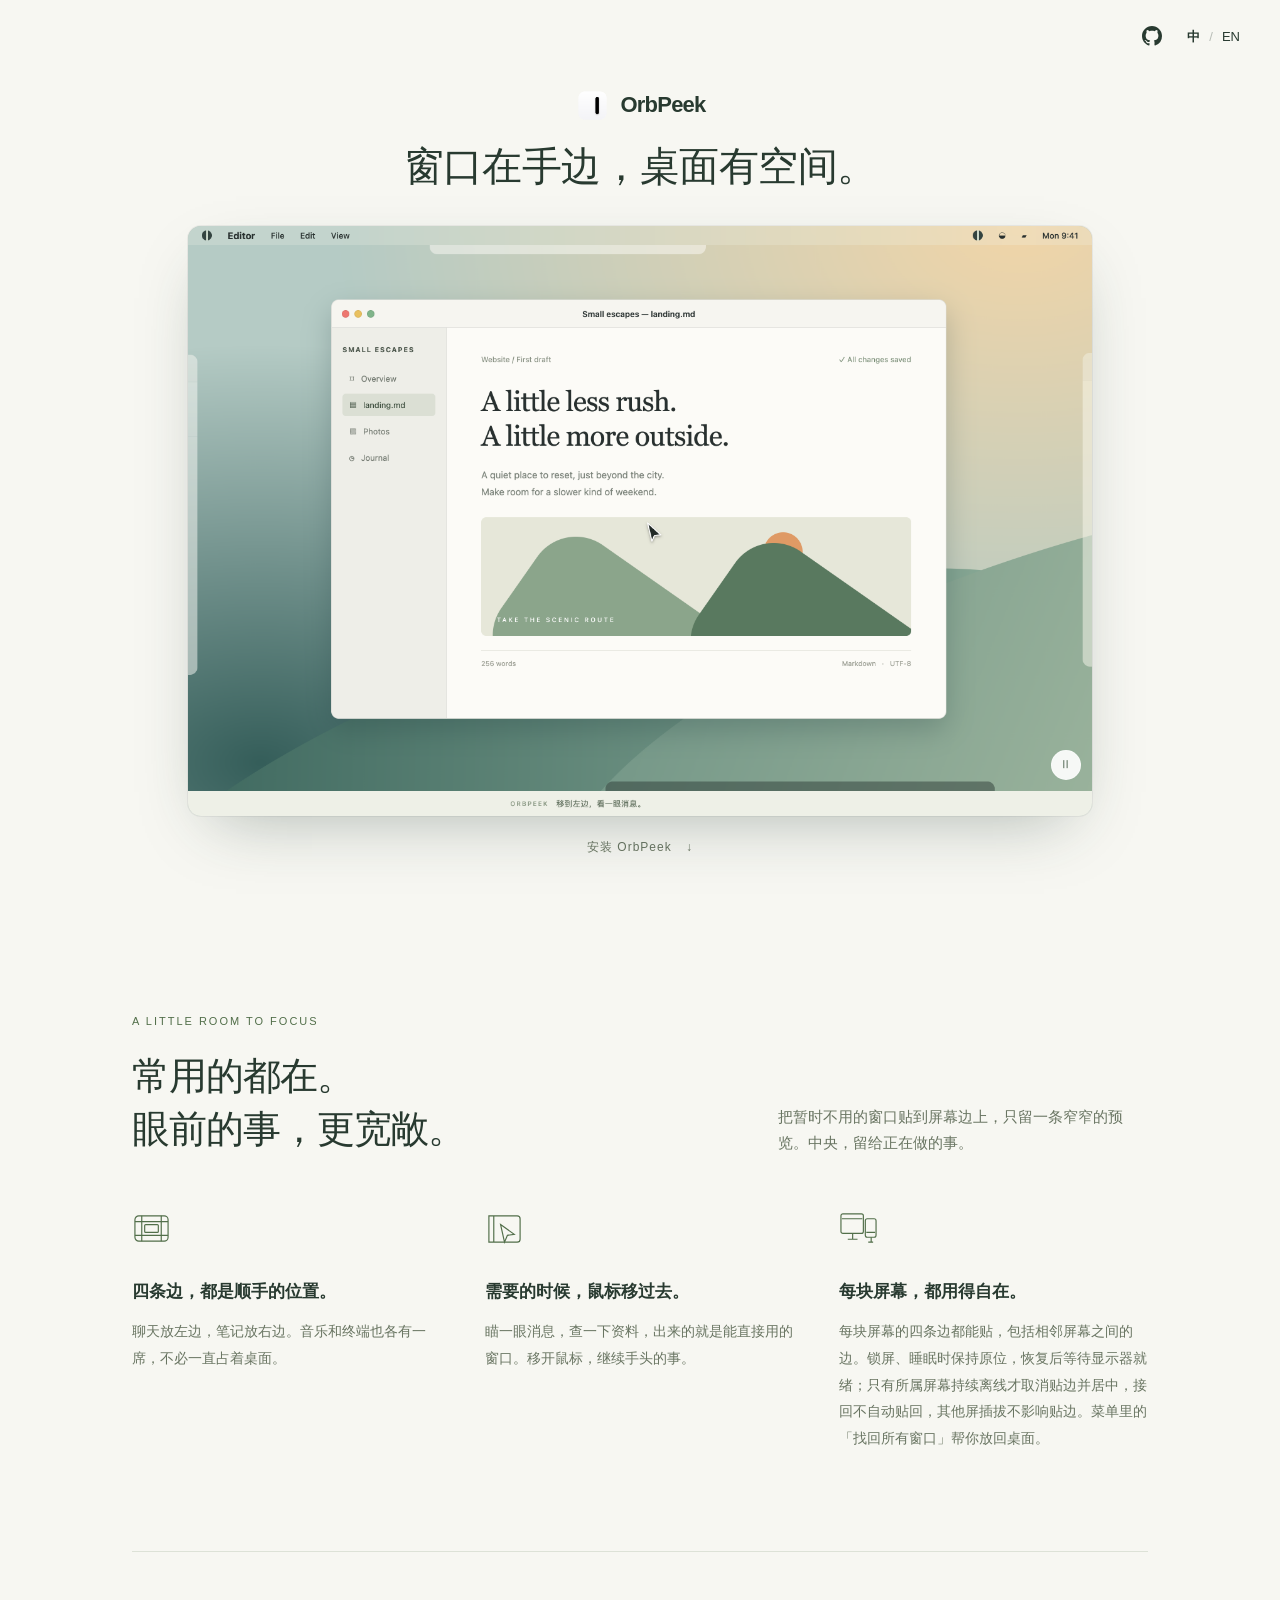
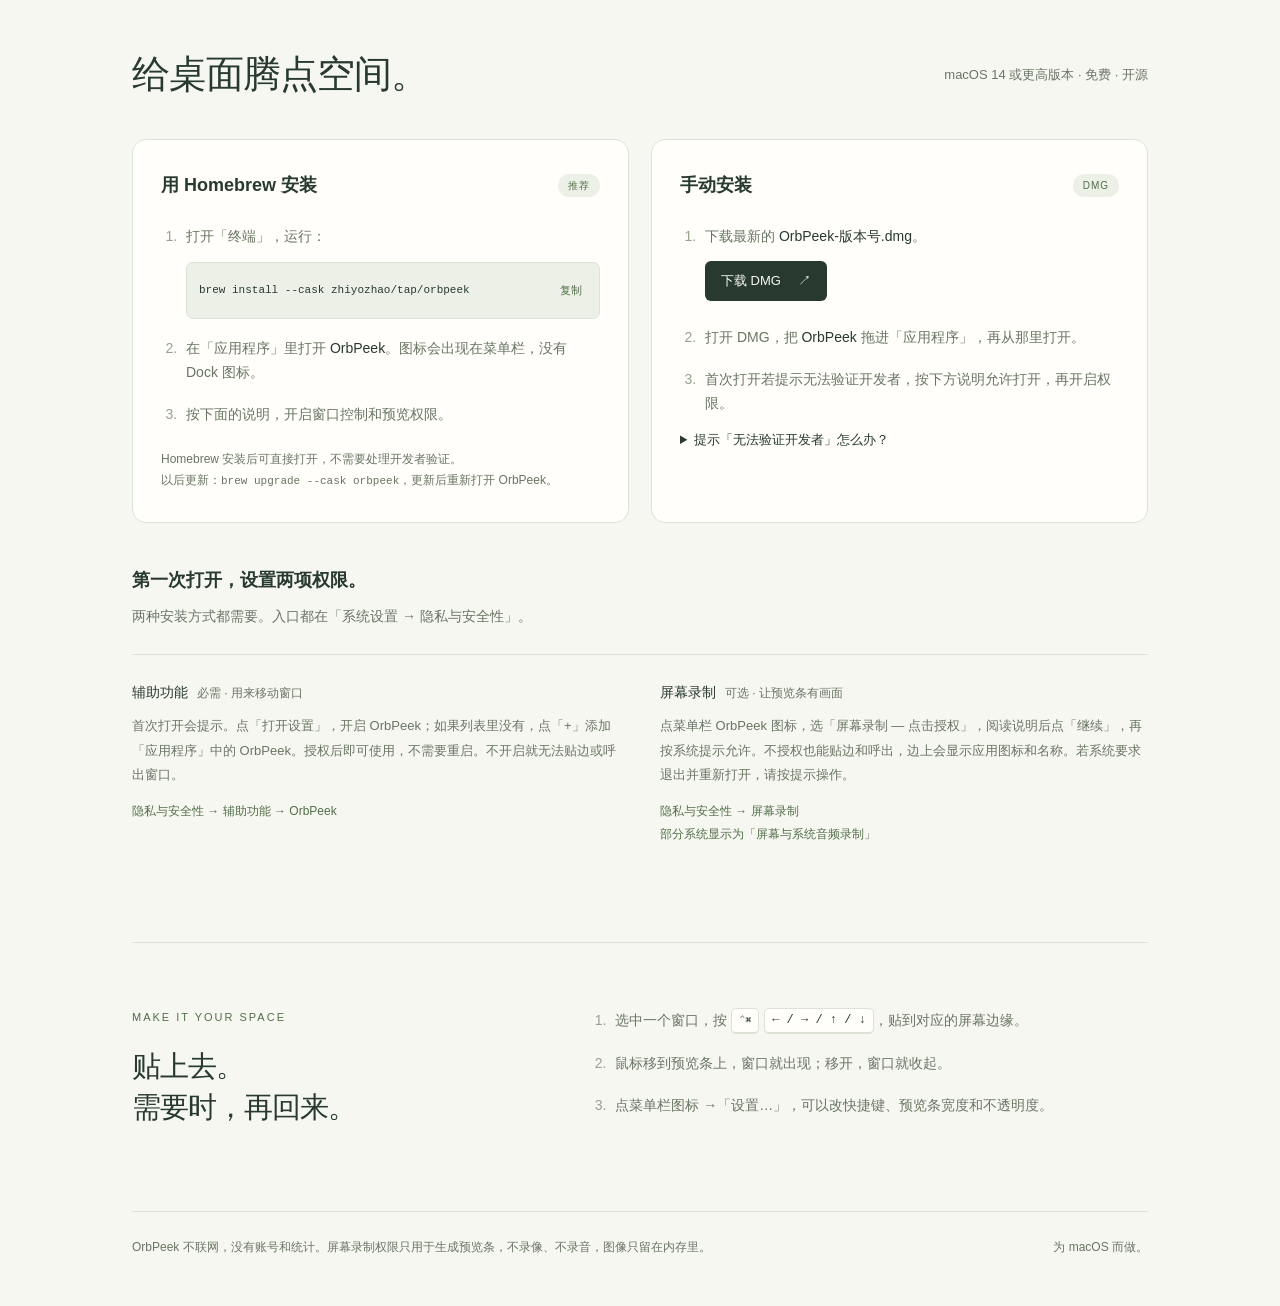
<file: site/index.html>
<!doctype html>
<html lang="zh-CN">
<head>
<meta charset="utf-8"><meta name="viewport" content="width=device-width, initial-scale=1">
<title>OrbPeek — 窗口在手边，桌面有空间。</title>
<meta name="description" content="换一种方式管理 macOS 窗口：把聊天、笔记和音乐贴在屏幕四边，鼠标移过去就能用。支持多显示器，免费开源。">
<meta name="color-scheme" content="light dark"><meta name="theme-color" content="#f7f7f2">
<meta property="og:title" content="OrbPeek — 窗口在手边，桌面有空间。"><meta property="og:description" content="把窗口贴在屏幕四边，鼠标移过去就能用。macOS 14+，免费开源。"><meta property="og:image" content="https://zhiyozhao.github.io/OrbPeek/assets/poster-zh.png">
<link rel="icon" href="assets/icon.png"><link rel="alternate" hreflang="en" href="https://zhiyozhao.github.io/OrbPeek/en/"><link rel="alternate" hreflang="zh-CN" href="https://zhiyozhao.github.io/OrbPeek/"><link rel="stylesheet" href="style.css">
</head>
<body>
<header class="top">
 <a href="https://github.com/zhiyozhao/OrbPeek" aria-label="GitHub" title="GitHub"><svg viewBox="0 0 16 16" width="20" height="20" aria-hidden="true"><path fill="currentColor" d="M8 0C3.58 0 0 3.58 0 8c0 3.54 2.29 6.53 5.47 7.59.4.07.55-.17.55-.38 0-.19-.01-.82-.01-1.49-2.01.37-2.53-.49-2.69-.94-.09-.23-.48-.94-.82-1.13-.28-.15-.68-.52-.01-.53.63-.01 1.08.58 1.23.82.72 1.21 1.87.87 2.33.66.07-.52.28-.87.51-1.07-1.78-.2-3.64-.89-3.64-3.95 0-.87.31-1.59.82-2.15-.08-.2-.36-1.02.08-2.12 0 0 .67-.21 2.2.82.64-.18 1.32-.27 2-.27.68 0 1.36.09 2 .27 1.53-1.04 2.2-.82 2.2-.82.44 1.1.16 1.92.08 2.12.51.56.82 1.27.82 2.15 0 3.07-1.87 3.75-3.65 3.95.29.25.54.73.54 1.48 0 1.07-.01 1.93-.01 2.2 0 .21.15.46.55.38A8.013 8.013 0 0016 8c0-4.42-3.58-8-8-8z"/></svg></a>
 <span class="lang"><b aria-current="page">中</b><span>/</span><a href="en/" lang="en" hreflang="en" aria-label="Switch to English">EN</a></span>
</header>
<main>
 <section class="hero" aria-label="OrbPeek 演示">
  <h1 class="wordmark"><img src="assets/icon.png" alt="" width="35" height="35">OrbPeek</h1>
  <p class="lead"><span>窗口在手边，</span><span>桌面有空间。</span></p>
  <div class="demo-wrap"><video id="demo" autoplay muted loop playsinline preload="metadata" poster="assets/poster-zh.png" width="2880" height="1880" aria-label="仿真 macOS 桌面：依次悬停左边的聊天、右边的笔记、上边的音乐和下边的终端，窗口直接出现，移开后收起。"><source src="assets/demo-zh.mp4" type="video/mp4"><img src="assets/poster-zh.png" alt="屏幕四边各贴着一个窗口，中央留给正在编辑的文档。"></video><button class="pause" type="button" aria-label="暂停演示" aria-pressed="true">Ⅱ</button></div>
  <a class="next" href="#install">安装 OrbPeek <span aria-hidden="true">↓</span></a>
 </section>
 <div class="below">
  <section class="intro">
   <div class="eyebrow">A LITTLE ROOM TO FOCUS</div>
   <div class="intro-top"><h2>常用的都在。<br>眼前的事，更宽敞。</h2><p>把暂时不用的窗口贴到屏幕边上，只留一条窄窄的预览。中央，留给正在做的事。</p></div>
   <div class="benefits">
    <article><svg viewBox="0 0 40 40" aria-hidden="true"><rect x="3" y="7" width="34" height="26" rx="4"/><path d="M10 7v26M30 7v26M3 13h34M3 27h34"/><rect x="13" y="16" width="14" height="8" rx="1"/></svg><h3>四条边，都是顺手的位置。</h3><p>聊天放左边，笔记放右边。音乐和终端也各有一席，不必一直占着桌面。</p></article>
    <article><svg viewBox="0 0 40 40" aria-hidden="true"><path d="M4 7h29a3 3 0 0 1 3 3v21a3 3 0 0 1-3 3H4zM9 7v27"/><path d="m16 16 14 10-7 1-3 7z" fill="var(--paper)"/></svg><h3>需要的时候，鼠标移过去。</h3><p>瞄一眼消息，查一下资料，出来的就是能直接用的窗口。移开鼠标，继续手头的事。</p></article>
    <article><svg viewBox="0 0 40 40" aria-hidden="true"><rect x="2" y="5" width="23" height="20" rx="2"/><rect x="27" y="10" width="11" height="19" rx="2"/><path d="M9 31h10m-5-6v6m16 3h5m-2-5v5M3 10h21m4 14h9"/></svg><h3>每块屏幕，都用得自在。</h3><p>每块屏幕的四条边都能贴，包括相邻屏幕之间的边。锁屏、睡眠时保持原位，恢复后等待显示器就绪；只有所属屏幕持续离线才取消贴边并居中，接回不自动贴回，其他屏插拔不影响贴边。菜单里的「找回所有窗口」帮你放回桌面。</p></article>
   </div>
  </section>
  <section class="install" id="install">
   <div class="install-heading"><h2>给桌面腾点空间。</h2><p class="req">macOS 14 或更高版本 · 免费 · 开源</p></div>
   <div class="methods">
    <article class="method"><div class="method-label"><h3>用 Homebrew 安装</h3><span class="badge">推荐</span></div><ol><li>打开「终端」，运行：<div class="command"><code>brew install --cask zhiyozhao/tap/orbpeek</code><button class="copy" type="button" data-copy="brew install --cask zhiyozhao/tap/orbpeek" aria-label="复制 Homebrew 安装命令">复制</button></div></li><li>在「应用程序」里打开 <strong>OrbPeek</strong>。图标会出现在菜单栏，没有 Dock 图标。</li><li>按下面的说明，开启窗口控制和预览权限。</li></ol><p class="after">Homebrew 安装后可直接打开，不需要处理开发者验证。<br>以后更新：<code>brew upgrade --cask orbpeek</code>，更新后重新打开 OrbPeek。</p></article>
    <article class="method"><div class="method-label"><h3>手动安装</h3><span class="badge">DMG</span></div><ol><li>下载最新的 <strong>OrbPeek-版本号.dmg</strong>。<br><a class="download" href="https://github.com/zhiyozhao/OrbPeek/releases/latest">下载 DMG <span aria-hidden="true">↗</span></a></li><li>打开 DMG，把 <strong>OrbPeek</strong> 拖进「应用程序」，再从那里打开。</li><li>首次打开若提示无法验证开发者，按下方说明允许打开，再开启权限。</li></ol><details><summary>提示「无法验证开发者」怎么办？</summary><p>OrbPeek 尚未经过 Apple 公证。先尝试打开一次，再进入「系统设置 → 隐私与安全性」，在底部找到 OrbPeek 的提示，点「仍要打开」，按系统提示验证后确认打开。macOS 14 也可以在「访达」中按住 Control 点 OrbPeek，选「打开」，再确认一次。</p></details></article>
   </div>
   <div class="permissions"><h3>第一次打开，设置两项权限。</h3><p>两种安装方式都需要。入口都在「系统设置 → 隐私与安全性」。</p><div class="permission-grid"><article class="permission"><h4>辅助功能<span>必需 · 用来移动窗口</span></h4><p>首次打开会提示。点「打开设置」，开启 OrbPeek；如果列表里没有，点「+」添加「应用程序」中的 OrbPeek。授权后即可使用，不需要重启。不开启就无法贴边或呼出窗口。</p><p class="path">隐私与安全性 → 辅助功能 → OrbPeek</p></article><article class="permission"><h4>屏幕录制<span>可选 · 让预览条有画面</span></h4><p>点菜单栏 OrbPeek 图标，选「屏幕录制 — 点击授权」，阅读说明后点「继续」，再按系统提示允许。不授权也能贴边和呼出，边上会显示应用图标和名称。若系统要求退出并重新打开，请按提示操作。</p><p class="path">隐私与安全性 → 屏幕录制<br>部分系统显示为「屏幕与系统音频录制」</p></article></div></div>
  </section>
  <section class="start"><div><div class="eyebrow">MAKE IT YOUR SPACE</div><h2>贴上去。<br>需要时，再回来。</h2></div><ol><li>选中一个窗口，按 <span class="keys"><kbd data-default-modifiers>⌃⌘</kbd><kbd>← / → / ↑ / ↓</kbd></span>，贴到对应的屏幕边缘。</li><li>鼠标移到预览条上，窗口就出现；移开，窗口就收起。</li><li>点菜单栏图标 →「设置…」，可以改快捷键、预览条宽度和不透明度。</li></ol></section>
  <div class="smallprint"><p>OrbPeek 不联网，没有账号和统计。屏幕录制权限只用于生成预览条，不录像、不录音，图像只留在内存里。</p><span>为 macOS 而做。</span></div>
 </div>
</main>
<script src="main.js"></script>
</body></html>
</file>
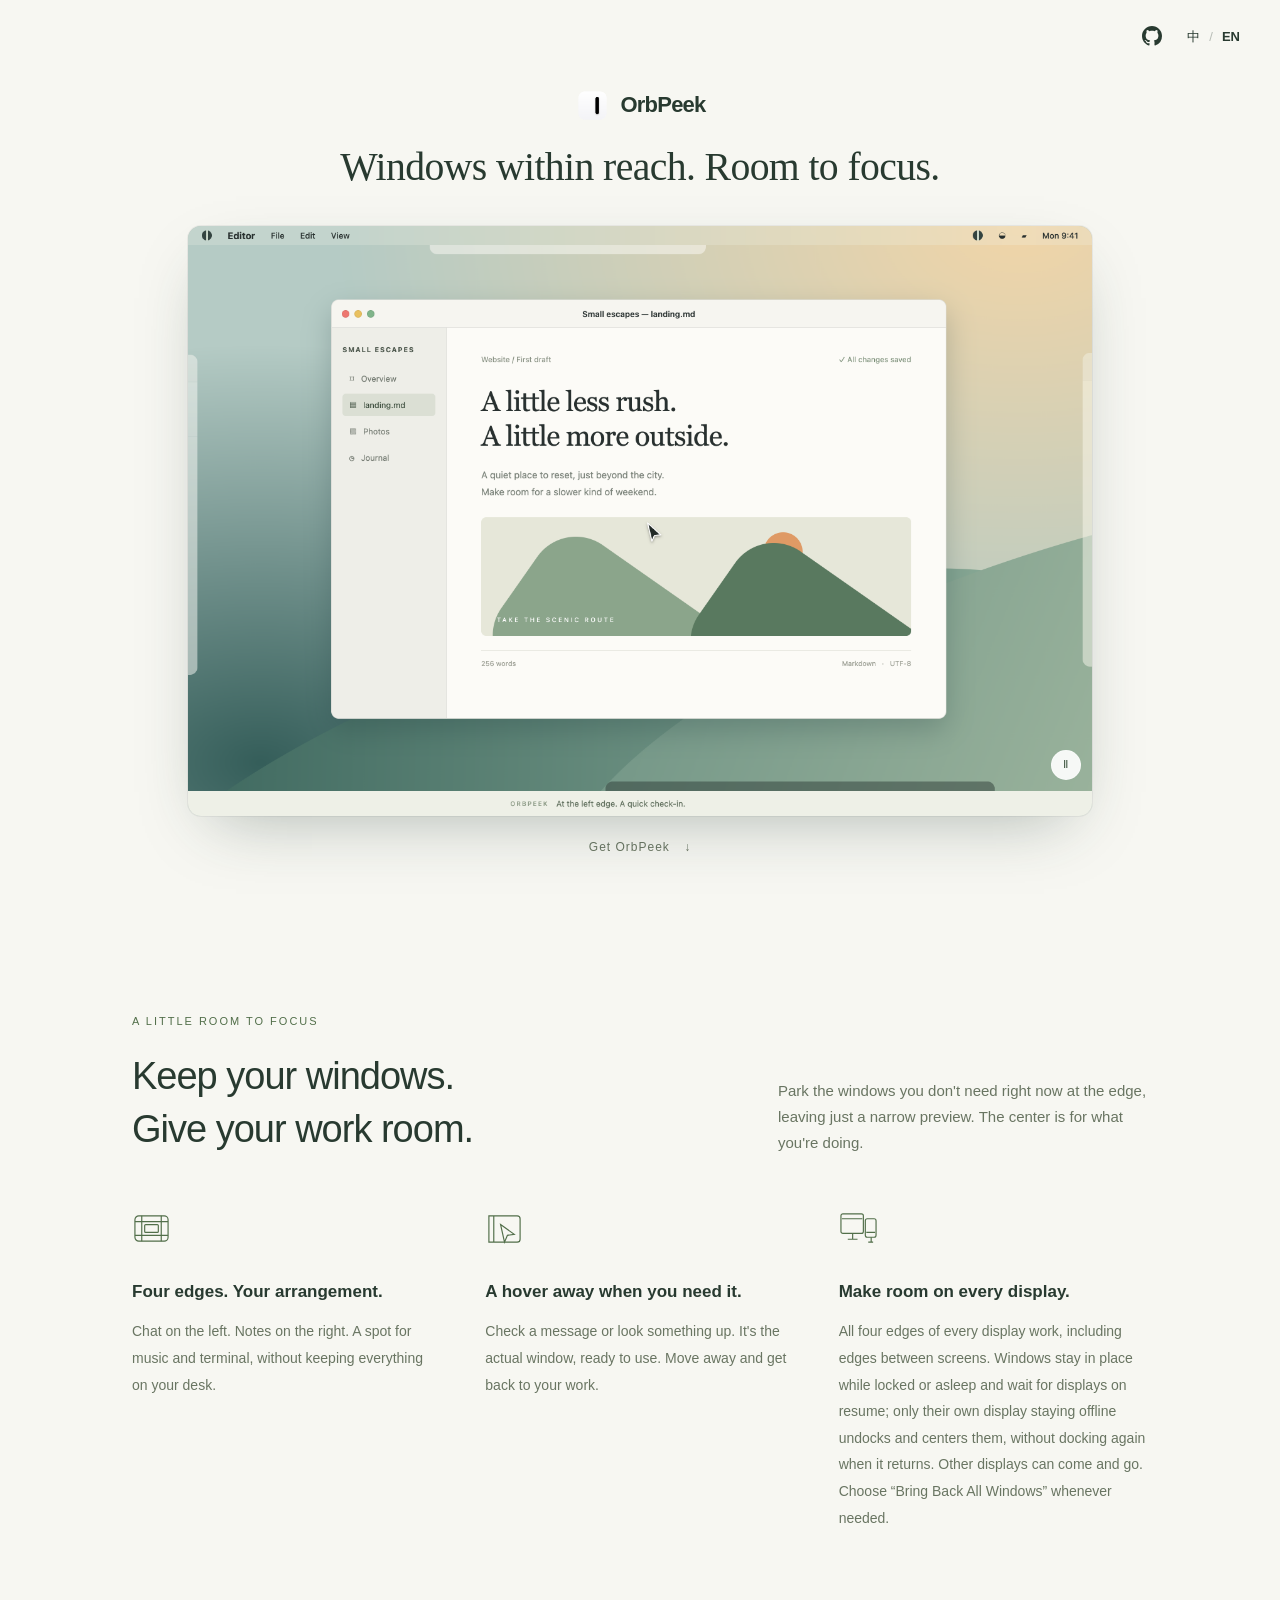
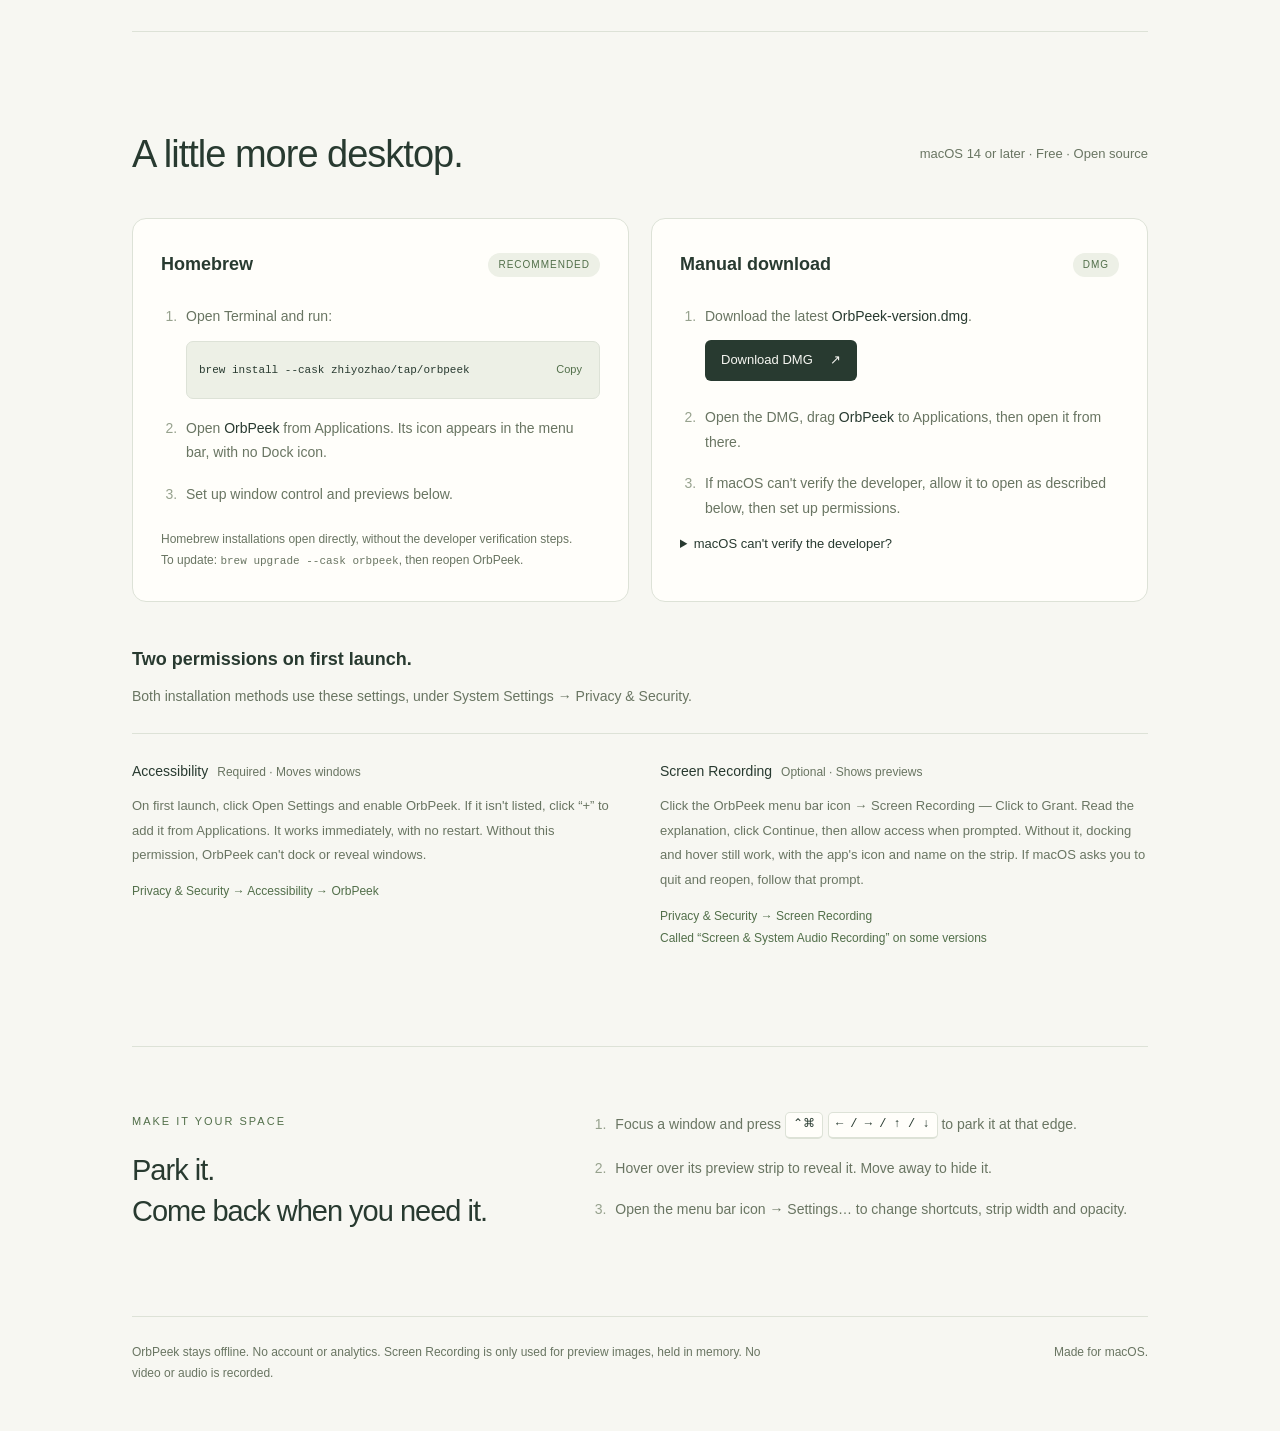
<file: site/en/index.html>
<!doctype html>
<html lang="en">
<head>
<meta charset="utf-8"><meta name="viewport" content="width=device-width, initial-scale=1">
<title>OrbPeek — Windows within reach. Room to focus.</title>
<meta name="description" content="A different way to manage macOS windows. Keep chat, notes and music at any screen edge, ready when you hover. Multiple displays. Free and open source.">
<meta name="color-scheme" content="light dark"><meta name="theme-color" content="#f7f7f2">
<meta property="og:title" content="OrbPeek — Windows within reach. Room to focus."><meta property="og:description" content="Keep windows at any screen edge. Hover to use them. macOS 14+, free and open source."><meta property="og:image" content="https://zhiyozhao.github.io/OrbPeek/assets/poster-en.png">
<link rel="icon" href="../assets/icon.png"><link rel="alternate" hreflang="en" href="https://zhiyozhao.github.io/OrbPeek/en/"><link rel="alternate" hreflang="zh-CN" href="https://zhiyozhao.github.io/OrbPeek/"><link rel="stylesheet" href="../style.css">
</head>
<body>
<header class="top">
 <a href="https://github.com/zhiyozhao/OrbPeek" aria-label="GitHub" title="GitHub"><svg viewBox="0 0 16 16" width="20" height="20" aria-hidden="true"><path fill="currentColor" d="M8 0C3.58 0 0 3.58 0 8c0 3.54 2.29 6.53 5.47 7.59.4.07.55-.17.55-.38 0-.19-.01-.82-.01-1.49-2.01.37-2.53-.49-2.69-.94-.09-.23-.48-.94-.82-1.13-.28-.15-.68-.52-.01-.53.63-.01 1.08.58 1.23.82.72 1.21 1.87.87 2.33.66.07-.52.28-.87.51-1.07-1.78-.2-3.64-.89-3.64-3.95 0-.87.31-1.59.82-2.15-.08-.2-.36-1.02.08-2.12 0 0 .67-.21 2.2.82.64-.18 1.32-.27 2-.27.68 0 1.36.09 2 .27 1.53-1.04 2.2-.82 2.2-.82.44 1.1.16 1.92.08 2.12.51.56.82 1.27.82 2.15 0 3.07-1.87 3.75-3.65 3.95.29.25.54.73.54 1.48 0 1.07-.01 1.93-.01 2.2 0 .21.15.46.55.38A8.013 8.013 0 0016 8c0-4.42-3.58-8-8-8z"/></svg></a>
 <span class="lang"><a href="../" lang="zh-CN" hreflang="zh-CN" aria-label="切换到中文">中</a><span>/</span><b aria-current="page">EN</b></span>
</header>
<main>
 <section class="hero" aria-label="OrbPeek demo">
  <h1 class="wordmark"><img src="../assets/icon.png" alt="" width="35" height="35">OrbPeek</h1>
  <p class="lead">Windows within reach. Room to focus.</p>
  <div class="demo-wrap"><video id="demo" autoplay muted loop playsinline preload="metadata" poster="../assets/poster-en.png" width="2880" height="1880" aria-label="An illustrated macOS desktop: hover over chat at the left, notes at the right, music at the top and terminal at the bottom. Each window appears instantly and hides when the pointer leaves."><source src="../assets/demo-en.mp4" type="video/mp4"><img src="../assets/poster-en.png" alt="A window at each screen edge, leaving the center for a document."></video><button class="pause" type="button" aria-label="Pause demo" aria-pressed="true">Ⅱ</button></div>
  <a class="next" href="#install">Get OrbPeek <span aria-hidden="true">↓</span></a>
 </section>
 <div class="below">
  <section class="intro">
   <div class="eyebrow">A LITTLE ROOM TO FOCUS</div>
   <div class="intro-top"><h2>Keep your windows.<br>Give your work room.</h2><p>Park the windows you don't need right now at the edge, leaving just a narrow preview. The center is for what you're doing.</p></div>
   <div class="benefits">
    <article><svg viewBox="0 0 40 40" aria-hidden="true"><rect x="3" y="7" width="34" height="26" rx="4"/><path d="M10 7v26M30 7v26M3 13h34M3 27h34"/><rect x="13" y="16" width="14" height="8" rx="1"/></svg><h3>Four edges. Your arrangement.</h3><p>Chat on the left. Notes on the right. A spot for music and terminal, without keeping everything on your desk.</p></article>
    <article><svg viewBox="0 0 40 40" aria-hidden="true"><path d="M4 7h29a3 3 0 0 1 3 3v21a3 3 0 0 1-3 3H4zM9 7v27"/><path d="m16 16 14 10-7 1-3 7z" fill="var(--paper)"/></svg><h3>A hover away when you need it.</h3><p>Check a message or look something up. It's the actual window, ready to use. Move away and get back to your work.</p></article>
    <article><svg viewBox="0 0 40 40" aria-hidden="true"><rect x="2" y="5" width="23" height="20" rx="2"/><rect x="27" y="10" width="11" height="19" rx="2"/><path d="M9 31h10m-5-6v6m16 3h5m-2-5v5M3 10h21m4 14h9"/></svg><h3>Make room on every display.</h3><p>All four edges of every display work, including edges between screens. Windows stay in place while locked or asleep and wait for displays on resume; only their own display staying offline undocks and centers them, without docking again when it returns. Other displays can come and go. Choose “Bring Back All Windows” whenever needed.</p></article>
   </div>
  </section>
  <section class="install" id="install">
   <div class="install-heading"><h2>A little more desktop.</h2><p class="req">macOS 14 or later · Free · Open source</p></div>
   <div class="methods">
    <article class="method"><div class="method-label"><h3>Homebrew</h3><span class="badge">RECOMMENDED</span></div><ol><li>Open Terminal and run:<div class="command"><code>brew install --cask zhiyozhao/tap/orbpeek</code><button class="copy" type="button" data-copy="brew install --cask zhiyozhao/tap/orbpeek" aria-label="Copy Homebrew install command">Copy</button></div></li><li>Open <strong>OrbPeek</strong> from Applications. Its icon appears in the menu bar, with no Dock icon.</li><li>Set up window control and previews below.</li></ol><p class="after">Homebrew installations open directly, without the developer verification steps.<br>To update: <code>brew upgrade --cask orbpeek</code>, then reopen OrbPeek.</p></article>
    <article class="method"><div class="method-label"><h3>Manual download</h3><span class="badge">DMG</span></div><ol><li>Download the latest <strong>OrbPeek-version.dmg</strong>.<br><a class="download" href="https://github.com/zhiyozhao/OrbPeek/releases/latest">Download DMG <span aria-hidden="true">↗</span></a></li><li>Open the DMG, drag <strong>OrbPeek</strong> to Applications, then open it from there.</li><li>If macOS can't verify the developer, allow it to open as described below, then set up permissions.</li></ol><details><summary>macOS can't verify the developer?</summary><p>OrbPeek is not yet notarized by Apple. Try opening it once, then go to System Settings → Privacy &amp; Security. Find the OrbPeek notice near the bottom, click Open Anyway, authenticate and confirm. On macOS 14 you can also Control-click OrbPeek in Finder, choose Open, then confirm again.</p></details></article>
   </div>
   <div class="permissions"><h3>Two permissions on first launch.</h3><p>Both installation methods use these settings, under System Settings → Privacy &amp; Security.</p><div class="permission-grid"><article class="permission"><h4>Accessibility<span>Required · Moves windows</span></h4><p>On first launch, click Open Settings and enable OrbPeek. If it isn't listed, click “+” to add it from Applications. It works immediately, with no restart. Without this permission, OrbPeek can't dock or reveal windows.</p><p class="path">Privacy &amp; Security → Accessibility → OrbPeek</p></article><article class="permission"><h4>Screen Recording<span>Optional · Shows previews</span></h4><p>Click the OrbPeek menu bar icon → Screen Recording — Click to Grant. Read the explanation, click Continue, then allow access when prompted. Without it, docking and hover still work, with the app's icon and name on the strip. If macOS asks you to quit and reopen, follow that prompt.</p><p class="path">Privacy &amp; Security → Screen Recording<br>Called “Screen &amp; System Audio Recording” on some versions</p></article></div></div>
  </section>
  <section class="start"><div><div class="eyebrow">MAKE IT YOUR SPACE</div><h2>Park it.<br>Come back when you need it.</h2></div><ol><li>Focus a window and press <span class="keys"><kbd data-default-modifiers>⌃⌘</kbd><kbd>← / → / ↑ / ↓</kbd></span> to park it at that edge.</li><li>Hover over its preview strip to reveal it. Move away to hide it.</li><li>Open the menu bar icon → Settings… to change shortcuts, strip width and opacity.</li></ol></section>
  <div class="smallprint"><p>OrbPeek stays offline. No account or analytics. Screen Recording is only used for preview images, held in memory. No video or audio is recorded.</p><span>Made for macOS.</span></div>
 </div>
</main>
<script src="../main.js"></script>
</body></html>
</file>
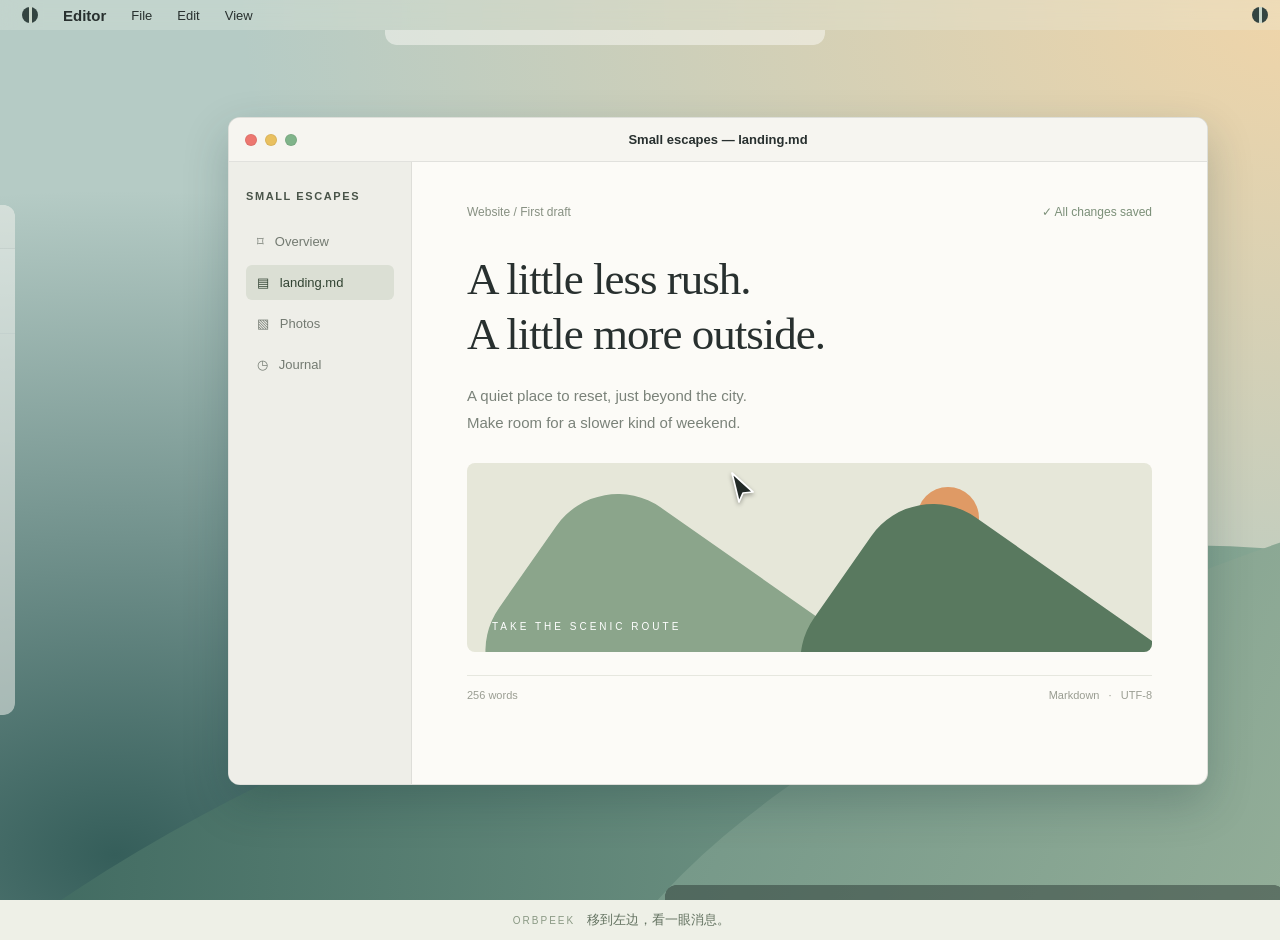
<file: Scripts/demo/scene.html>
<!doctype html>
<html lang="en"><meta charset="utf-8"><title>OrbPeek · illustrated desktop</title>
<style>
*{box-sizing:border-box}html,body{margin:0;width:1440px;height:940px;overflow:hidden;font-family:-apple-system,BlinkMacSystemFont,"Helvetica Neue",sans-serif;color:#28302f}
#desktop{position:relative;width:1440px;height:900px;overflow:hidden;background:#b5cbc5;background-image:radial-gradient(ellipse at 8% 95%,#355e5a 0,transparent 55%),radial-gradient(ellipse at 92% 0,#f1d5a8 0,transparent 58%)}
.hill{position:absolute;transform:rotate(-18deg);width:1750px;height:590px;border-radius:50%;left:-200px;top:640px;background:linear-gradient(110deg,#315d56,#9ab8a2)}.hill.two{left:550px;top:510px;background:linear-gradient(130deg,#6d9284,#c1cfb1)}
.menubar{position:absolute;top:0;left:0;right:0;height:30px;display:flex;align-items:center;gap:25px;padding:0 22px;background:#eef1e73d;font-size:13px;font-weight:500;backdrop-filter:blur(18px)}.menubar .spacer{flex:1}.menubar b{font-size:15px}.orb{display:inline-block;width:16px;height:16px;border-radius:50%;background:#344441;position:relative}.orb:after{content:"";position:absolute;left:7px;top:0;bottom:0;width:3px;background:#cad7ca}
.win{position:absolute;border-radius:12px;overflow:hidden;border:1px solid #27372d24;box-shadow:0 18px 45px #122e343b;background:#fcfbf7}
.bar{height:44px;display:flex;align-items:center;justify-content:center;font-size:13px;font-weight:600;position:relative;border-bottom:1px solid #1b252318;background:#f6f5f0}
.lights{position:absolute;left:16px;display:flex;gap:8px}.lights i{width:12px;height:12px;border-radius:50%;background:#ed7770;border:1px solid #0001}.lights i:nth-child(2){background:#e9c05f}.lights i:nth-child(3){background:#80b48a}
.main{left:228px;top:117px;width:980px;height:668px}.editor{display:flex;height:624px}.sidebar{width:183px;padding:28px 17px;background:#eeeee8;border-right:1px solid #0001;font-size:13px;color:#737a71}.sidebar b{display:block;color:#495449;font-size:11px;letter-spacing:1.6px;margin-bottom:22px}.file{padding:10px 11px;border-radius:6px;margin-bottom:6px}.file.active{background:#dbdfd4;color:#314332}.paper{flex:1;padding:43px 55px}.crumb{display:flex;justify-content:space-between;color:#879082;font-size:12px}.saved{color:#7b8f78}.paper h1{font-family:Georgia,"Songti SC",serif;font-size:45px;font-weight:500;line-height:1.22;letter-spacing:-1px;margin:33px 0 20px}.paper p{font-size:15px;color:#7a8279;line-height:1.8;margin:0}.landscape{height:189px;border-radius:8px;position:relative;overflow:hidden;margin:27px 0 23px;background:#e6e7d9}.sun{width:62px;height:62px;border-radius:50%;background:#df9a65;position:absolute;left:450px;top:24px}.mountain{position:absolute;width:450px;height:250px;transform:rotate(35deg);background:#8ba58b;border-radius:75px;top:108px;left:20px}.mountain.far{left:335px;top:118px;background:#59795f}.landscape small{position:absolute;bottom:20px;left:25px;color:#fff;font-size:10px;letter-spacing:3px}.footline{font-size:11px;color:#9a9d92;border-top:1px solid #e6e7df;padding-top:13px;display:flex;justify-content:space-between}
.satellite{visibility:hidden}.satellite.active{visibility:visible;z-index:4}.chat{width:380px;height:510px;left:0;top:205px}.chathead{padding:24px;display:flex;gap:13px;border-bottom:1px solid #eee;font-size:15px;align-items:center}.avatar{width:36px;height:36px;display:grid;place-items:center;border-radius:11px;background:#dbe6db;color:#59765f;font-size:14px;font-weight:600}.muted{color:#969c91;font-size:12px;margin-top:5px}.messages{padding:27px 22px}.msg{display:flex;gap:12px;margin-bottom:26px;font-size:13px}.msg .avatar{flex-shrink:0;width:28px;height:28px;border-radius:9px;background:#e7e2d6;color:#8b795b}.bubble{padding:13px 14px;background:#eeefe9;border-radius:0 12px 12px 12px;line-height:1.7;max-width:260px}.reply{margin-left:60px;background:#dce7dc;border-radius:12px 0 12px 12px;padding:13px;font-size:13px;line-height:1.7}.compose{position:absolute;bottom:23px;left:22px;right:22px;padding:13px;color:#9a9e96;border:1px solid #e5e7df;border-radius:8px;font-size:12px}
.notes{width:420px;height:500px;right:0;top:202px;background:#faf8ed}.notes .bar{background:#f1efe3}.notecontent{padding:31px 33px}.notecontent small{font-size:11px;color:#a29575;letter-spacing:1.7px}.notecontent h2{font-family:Georgia,"Songti SC",serif;font-size:28px;font-weight:500;margin:18px 0 25px}.check{display:flex;gap:13px;font-size:14px;line-height:1.65;padding:13px 0;border-bottom:1px solid #d6d4c54d}.check i{flex-shrink:0;width:16px;height:16px;border:1px solid #c7c8b7;border-radius:4px;margin-top:3px}.notebottom{font-size:12px;line-height:1.8;color:#9a9784;margin-top:25px}
.music{width:440px;height:272px;left:385px;top:30px}.musicbody{display:flex;gap:25px;padding:27px}.cover{width:145px;height:145px;flex-shrink:0;border-radius:7px;background:#69867a;position:relative;overflow:hidden}.cover:before{content:"";position:absolute;width:120px;height:120px;background:#d1c8a7;border-radius:50%;top:30px;left:50px}.cover:after{content:"";position:absolute;width:180px;height:100px;background:#3c5d50;border-radius:50%;top:110px;left:-20px}.track{padding-top:14px;flex:1}.track h3{font-family:Georgia,serif;font-size:23px;font-weight:500;margin:0 0 8px}.track p{font-size:12px;color:#92988a}.progress{height:3px;background:#dedfd6;border-radius:4px;margin-top:20px}.progress:before{content:"";display:block;width:38%;height:3px;background:#7f9a81}.times{display:flex;justify-content:space-between;font-size:9px;color:#9c9f94;margin-top:6px}.transport{margin-top:16px;font-size:19px;letter-spacing:16px;text-align:center;color:#637360}
.terminal{width:620px;height:310px;left:665px;bottom:0;background:#25332f;color:#d5e0ce}.terminal .bar{background:#2c3a35;color:#c7d0c5;border-bottom-color:#ffffff0c}.terminalbody{padding:25px 30px;font:14px/1.85 ui-monospace,SFMono-Regular,Menlo,monospace}.terminalbody .dim{color:#7d9685}.terminalbody .green{color:#a4c597}.terminalbody .tag{background:#a4c597;color:#273c2d;padding:2px 6px;border-radius:3px;margin-right:9px}.terminalbody .path{color:#d8c79c}.block{display:inline-block;width:8px;height:15px;background:#acbfa8;vertical-align:middle}
.strip{position:absolute;overflow:hidden;opacity:.5;z-index:5;pointer-events:none}.strip.left{left:0;top:205px;width:15px;height:510px;border-radius:0 10px 10px 0}.strip.right{right:0;top:202px;width:15px;height:500px;border-radius:10px 0 0 10px}.strip.up{left:385px;top:30px;width:440px;height:15px;border-radius:0 0 10px 10px}.strip.down{left:665px;bottom:0;width:620px;height:15px;border-radius:10px 10px 0 0}.strip .win{box-shadow:none;border:0;visibility:visible;left:0;top:0;right:auto;bottom:auto}.strip.left .win{left:-365px}.strip.up .win{top:-257px}
#cursor{position:absolute;z-index:10;width:27px;height:34px;filter:drop-shadow(0 2px 2px #0005);pointer-events:none}
#caption{height:40px;background:#eef0e7;display:flex;justify-content:center;align-items:center;font-size:13px;color:#637260;gap:12px}#caption b{font-size:10px;letter-spacing:2px;font-weight:500;color:#8a9984}#caption span{width:340px;text-align:left}
</style>
<div id="desktop">
<div class="hill"></div><div class="hill two"></div>
<div class="menubar"><span class="orb"></span><b>Editor</b><span>File</span><span>Edit</span><span>View</span><span class="spacer"></span><span class="orb"></span><span>◒</span><span>▰</span><span>Mon 9:41</span></div>
<div class="win main"><div class="bar"><span class="lights"><i></i><i></i><i></i></span>Small escapes — landing.md</div><div class="editor"><aside class="sidebar"><b>SMALL ESCAPES</b><div class="file">⌑ &nbsp; Overview</div><div class="file active">▤ &nbsp; landing.md</div><div class="file">▧ &nbsp; Photos</div><div class="file">◷ &nbsp; Journal</div></aside><article class="paper"><div class="crumb"><span>Website / First draft</span><span class="saved">✓ All changes saved</span></div><h1>A little less rush.<br>A little more outside.</h1><p>A quiet place to reset, just beyond the city.<br>Make room for a slower kind of weekend.</p><div class="landscape"><div class="sun"></div><div class="mountain"></div><div class="mountain far"></div><small>TAKE THE SCENIC ROUTE</small></div><div class="footline"><span>256 words</span><span>Markdown &nbsp; · &nbsp; UTF-8</span></div></article></div></div>
<div class="win satellite chat" data-edge="left"><div class="bar"><span class="lights"><i></i><i></i><i></i></span>Chat</div><div class="chathead"><div class="avatar">S</div><div>Studio<span class="muted" style="display:block">3 people · Project room</span></div></div><div class="messages"><div class="msg"><div class="avatar">A</div><div><div class="muted" style="margin:0 0 8px">Alex · 9:38</div><div class="bubble">The new photos are ready.<br>Shall we try the green palette?</div></div></div><div class="reply">Yes, it feels much calmer.<br>Adding them to the first draft.</div><div class="muted" style="text-align:right;margin-top:8px">9:41 &nbsp; ✓✓</div></div><div class="compose">Message the studio…</div></div>
<div class="win satellite notes" data-edge="right"><div class="bar"><span class="lights"><i></i><i></i><i></i></span>Notes</div><div class="notecontent"><small>SMALL ESCAPES / WEBSITE</small><h2>A few things to keep.</h2><div class="check"><i></i><span>More breathing room.<br>Let the photos tell the story.</span></div><div class="check"><i></i><span>Warm paper, forest greens.</span></div><div class="check"><i></i><span>One clear invitation:<br>take the scenic route.</span></div><p class="notebottom">Next review · Thursday, 10:00<br>Keep the first version simple.</p></div></div>
<div class="win satellite music" data-edge="up"><div class="bar"><span class="lights"><i></i><i></i><i></i></span>Music</div><div class="musicbody"><div class="cover"></div><div class="track"><h3>Quiet mornings</h3><p>Studio sessions · Instrumental</p><div class="progress"></div><div class="times"><span>1:24</span><span>3:42</span></div><div class="transport">‹ Ⅱ ›</div></div></div></div>
<div class="win satellite terminal" data-edge="down"><div class="bar"><span class="lights"><i></i><i></i><i></i></span>Terminal — small-escapes</div><div class="terminalbody"><div><span class="path">~/small-escapes</span> <span class="dim">on main</span></div><div><span class="green">❯</span> npm run dev</div><br><div><span class="tag">READY</span> Local preview is running</div><div><span class="dim">Local</span> &nbsp; http://localhost:3000/</div><div><span class="dim">Updated</span> &nbsp; landing.md <span class="green">✓</span></div><div style="margin-top:10px"><span class="green">❯</span> <span class="block"></span></div></div></div>
<svg id="cursor" viewBox="0 0 27 34"><path d="M2 2L23 21L13 22L9 31L2 2Z" fill="#222a27" stroke="white" stroke-width="1.7" stroke-linejoin="round"/></svg>
</div><div id="caption"><b>ORBPEEK</b><span id="action"></span></div>
<script>
const lang=new URLSearchParams(location.search).get('lang')||'zh';
const windows=[...document.querySelectorAll('.satellite')];
for(const win of windows){const strip=document.createElement('div');strip.className='strip '+win.dataset.edge;strip.dataset.edge=win.dataset.edge;const copy=win.cloneNode(true);copy.classList.remove('satellite');strip.append(copy);document.getElementById('desktop').append(strip)}
const strips=[...document.querySelectorAll('.strip')];
const scenes=[
 {edge:'left',point:[6,432],inside:[219,470],bounds:[0,205,380,715],zh:'移到左边，看一眼消息。',en:'At the left edge. A quick check-in.'},
 {edge:'right',point:[1427,415],inside:[1213,421],bounds:[1020,202,1440,702],zh:'移到右边，翻一下笔记。',en:'At the right edge. A note to keep in mind.'},
 {edge:'up',point:[604,34],inside:[608,179],bounds:[385,30,825,302],zh:'移到上边，看看正在放什么。',en:'At the top edge. Your focus soundtrack.'},
 {edge:'down',point:[941,886],inside:[938,735],bounds:[665,590,1285,900],zh:'移到下边，确认预览已就绪。',en:'At the bottom edge. Preview ready to go.'}
];
const center=[730,471];
function mix(a,b,p){p=Math.min(1,Math.max(0,p));p=p*p*(3-2*p);return a.map((v,i)=>v+(b[i]-v)*p)}
window.duration=20;
window.setTime=t=>{
 t=((t%20)+20)%20;const scene=scenes[Math.floor(t/5)],s=t%5;
 let p=center;
 if(s>=.35&&s<1.25)p=mix(center,scene.point,(s-.35)/.9);
 else if(s>=1.25&&s<1.48)p=scene.point;
 else if(s>=1.48&&s<1.95)p=mix(scene.point,scene.inside,(s-1.48)/.47);
 else if(s>=1.95&&s<3.55)p=scene.inside;
 else if(s>=3.55&&s<4.3)p=mix(scene.inside,center,(s-3.55)/.75);
 const [l,u,r,b]=scene.bounds;
 const inside=p[0]>=l-12&&p[0]<=r+12&&p[1]>=u-12&&p[1]<=b+12;
 const active=s>=1.4&&(s<3.55||inside);
 windows.forEach(w=>w.classList.toggle('active',w.dataset.edge===scene.edge&&active));
 strips.forEach(w=>w.style.visibility=w.dataset.edge===scene.edge&&active?'hidden':'visible');
 const c=document.getElementById('cursor');c.style.left=p[0]+'px';c.style.top=p[1]+'px';
 document.getElementById('action').textContent=s>=4.3?(lang==='zh'?'鼠标移开，空间就还给你。':'Move away. Your space is yours again.'):scene[lang];
 return JSON.stringify([scene.edge,active,p,document.getElementById('action').textContent]);
};
window.setTime(0);
</script></html>
</file>
<file: site/style.css>
:root{color-scheme:light;--paper:#f7f7f2;--ink:#283a30;--muted:#697562;--line:#dde2d7;--accent:#526f4a;--card:#fffefa;--wash:#edf0e6}
*{box-sizing:border-box}html{scroll-behavior:smooth;scroll-padding-top:36px}body{margin:0;background:var(--paper);color:var(--ink);font:16px/1.75 -apple-system,BlinkMacSystemFont,"Helvetica Neue","PingFang SC",sans-serif;-webkit-font-smoothing:antialiased}a{color:inherit;text-underline-offset:4px}a:hover{color:var(--accent)}button{font:inherit}a:focus-visible,button:focus-visible,summary:focus-visible{outline:2px solid var(--accent);outline-offset:5px}h1,h2,h3,p{margin:0}h1,h2{font-weight:500}h2{font-size:38px;line-height:1.4;letter-spacing:-1px}h3{font-size:18px;font-weight:600}p{color:var(--muted)}
.top{position:absolute;top:26px;right:40px;display:flex;gap:25px;align-items:center;z-index:2;font-size:13px;line-height:1}.top>a{display:flex}.lang{display:flex;gap:9px;align-items:center}.lang a{text-decoration:none}.lang span{opacity:.3}.lang b{font-weight:600}
.hero{min-height:760px;height:100svh;max-height:1200px;display:flex;flex-direction:column;align-items:center;justify-content:center;padding:70px 38px 26px}.wordmark{display:flex;align-items:center;gap:11px;font-size:22px;font-weight:600;letter-spacing:-.8px;margin-bottom:15px}.wordmark img{width:35px;height:35px;border-radius:8px}.lead{font-family:Georgia,"Songti SC",serif;font-size:clamp(28px,3.1vw,45px);font-weight:500;line-height:1.4;letter-spacing:-.6px;color:var(--ink);margin-bottom:30px;text-align:center}.demo-wrap{position:relative;width:min(1080px,calc((100svh - 254px)*1.532));max-width:100%;border-radius:13px;background:#bacac0;box-shadow:0 24px 65px -25px #263f375e,0 0 0 1px #0000000d;overflow:hidden;flex-shrink:0}.demo-wrap video,.demo-wrap>img{width:100%;height:auto;display:block;aspect-ratio:1440/940}.pause{position:absolute;right:11px;bottom:36px;border:1px solid #ffffff66;background:#ffffffe8;color:#405843;border-radius:50%;width:30px;height:30px;display:grid;place-items:center;cursor:pointer;font-size:11px;line-height:1;padding:0}.next{font-size:12px;letter-spacing:1px;text-decoration:none;color:var(--muted);padding-top:21px}.next span{margin-left:10px}.below{max-width:1080px;margin:auto;padding:0 32px}.intro{padding:112px 0 100px;border-bottom:1px solid var(--line)}.eyebrow{font-size:11px;letter-spacing:2px;text-transform:uppercase;color:var(--accent);margin-bottom:19px}.intro-top{display:flex;align-items:end;justify-content:space-between;gap:36px;margin-bottom:52px}.intro-top>p{max-width:370px;font-size:15px}.benefits{display:grid;grid-template-columns:repeat(3,1fr);gap:44px}.benefits svg{width:39px;height:39px;margin-bottom:20px;stroke:var(--accent);stroke-width:1.2;fill:none}.benefits h3{font-size:17px;margin-bottom:12px}.benefits p{font-size:14px;line-height:1.9}.install{padding:96px 0}.install-heading{display:flex;align-items:center;justify-content:space-between;margin-bottom:37px}.req{font-size:13px}.methods{display:grid;grid-template-columns:1fr 1fr;gap:22px}.method{border:1px solid var(--line);border-radius:14px;padding:30px 28px;background:var(--card)}.method-label{display:flex;align-items:center;justify-content:space-between;margin-bottom:23px}.badge{font-size:10px;letter-spacing:1px;background:var(--wash);color:var(--accent);padding:3px 10px;border-radius:20px}ol{margin:0;padding-left:20px}li{font-size:14px;color:var(--muted);padding-left:5px}li+li{margin-top:17px}li::marker{font-variant-numeric:tabular-nums;color:#97a28e}li strong{color:var(--ink);font-weight:500}.command{margin:13px 0 10px;position:relative;background:var(--wash);border:1px solid var(--line);border-radius:7px;display:flex;align-items:center;padding:13px 12px;gap:10px}.command code{font:11px/1.65 ui-monospace,SFMono-Regular,Menlo,monospace;color:var(--ink);overflow-wrap:anywhere;flex:1}.copy{flex-shrink:0;border:0;background:transparent;color:var(--accent);font-size:11px;padding:5px;cursor:pointer}.after{font-size:12px;margin-top:23px}.after code{font-size:11px}.download{display:inline-flex;gap:17px;align-items:center;background:var(--ink);color:var(--paper);border-radius:6px;padding:9px 16px;text-decoration:none;font-size:13px;margin:12px 0 7px}.download:hover{color:var(--paper);opacity:.85}.method details{font-size:13px;line-height:1.9;margin:12px 0}.method summary{cursor:pointer;color:var(--ink)}.method details p{margin-top:12px}.permissions{margin-top:42px}.permissions h3{margin-bottom:8px}.permissions>p{font-size:14px;margin-bottom:25px}.permission-grid{display:grid;grid-template-columns:1fr 1fr;gap:40px;border-top:1px solid var(--line);padding-top:25px}.permission h4{font-size:14px;font-weight:500;margin:0 0 10px}.permission h4 span{color:var(--muted);font-weight:400;font-size:12px;margin-left:9px}.permission p{font-size:13px;line-height:1.9}.permission .path{font-size:12px;margin-top:12px;color:var(--accent)}.start{border-top:1px solid var(--line);padding:65px 0 84px;display:grid;grid-template-columns:1fr 1.4fr;gap:60px}.start h2{font-size:29px;margin-top:5px}.start ol li{font-size:14px}.keys{display:inline-flex;gap:5px;flex-wrap:wrap;vertical-align:middle}kbd{background:var(--card);border:1px solid var(--line);border-bottom-width:2px;border-radius:5px;padding:1px 7px;font:12px/1.8 ui-monospace,Menlo,monospace;color:var(--ink)}.smallprint{border-top:1px solid var(--line);padding:25px 0 48px;font-size:12px;display:flex;justify-content:space-between;gap:25px}.smallprint p{max-width:650px}.smallprint span{white-space:nowrap;color:var(--muted)}
/* Reserve the title and breathing room before sizing the desktop demo. */
.lead{text-wrap:balance}.lead span{display:inline-block}
.hero{min-height:0;max-height:none}.demo-wrap{width:min(1080px,calc((100svh - 310px)*1.532))}
@media(min-width:1600px){.demo-wrap{width:min(1180px,calc((100svh - 310px)*1.532))}}
@media(max-width:760px){h2{font-size:30px}.top{top:25px;right:23px;gap:22px}.hero{height:100svh;min-height:640px;padding:80px 18px 28px;max-height:1100px}.wordmark{font-size:20px;margin-bottom:18px}.lead{font-size:30px;max-width:340px;line-height:1.5;margin-bottom:34px}.demo-wrap{width:100%;border-radius:7px}.pause{width:25px;height:25px;bottom:22px;right:7px}.next{padding-top:30px}.below{padding:0 25px}.intro{padding:70px 0}.intro-top{display:block;margin-bottom:35px}.intro-top>p{margin-top:22px}.benefits{grid-template-columns:1fr;gap:33px}.benefits article{display:grid;grid-template-columns:43px 1fr;column-gap:20px}.benefits svg{grid-row:1/3;margin-top:4px}.benefits h3{margin-bottom:7px}.benefits p{font-size:14px}.install{padding:64px 0}.install-heading{display:block;margin-bottom:27px}.req{margin-top:12px;font-size:12px}.methods{grid-template-columns:1fr;gap:17px}.method{padding:25px 23px}.permission-grid{grid-template-columns:1fr;gap:27px}.permissions{margin-top:35px}.start{padding:45px 0 55px;grid-template-columns:1fr;gap:28px}.smallprint{display:block}.smallprint span{display:block;margin-top:14px}}
@media(prefers-color-scheme:dark){:root{color-scheme:dark;--paper:#17221c;--ink:#e0e5d9;--muted:#a3ae9d;--line:#354436;--accent:#b4c8a4;--card:#202d24;--wash:#2a392b}.demo-wrap{box-shadow:0 25px 70px -25px #0009,0 0 0 1px #ffffff12}.pause{color:#314735}.download{color:#17221c}.download:hover{color:#17221c}}
@media(prefers-reduced-motion:reduce){html{scroll-behavior:auto}}
</file>
